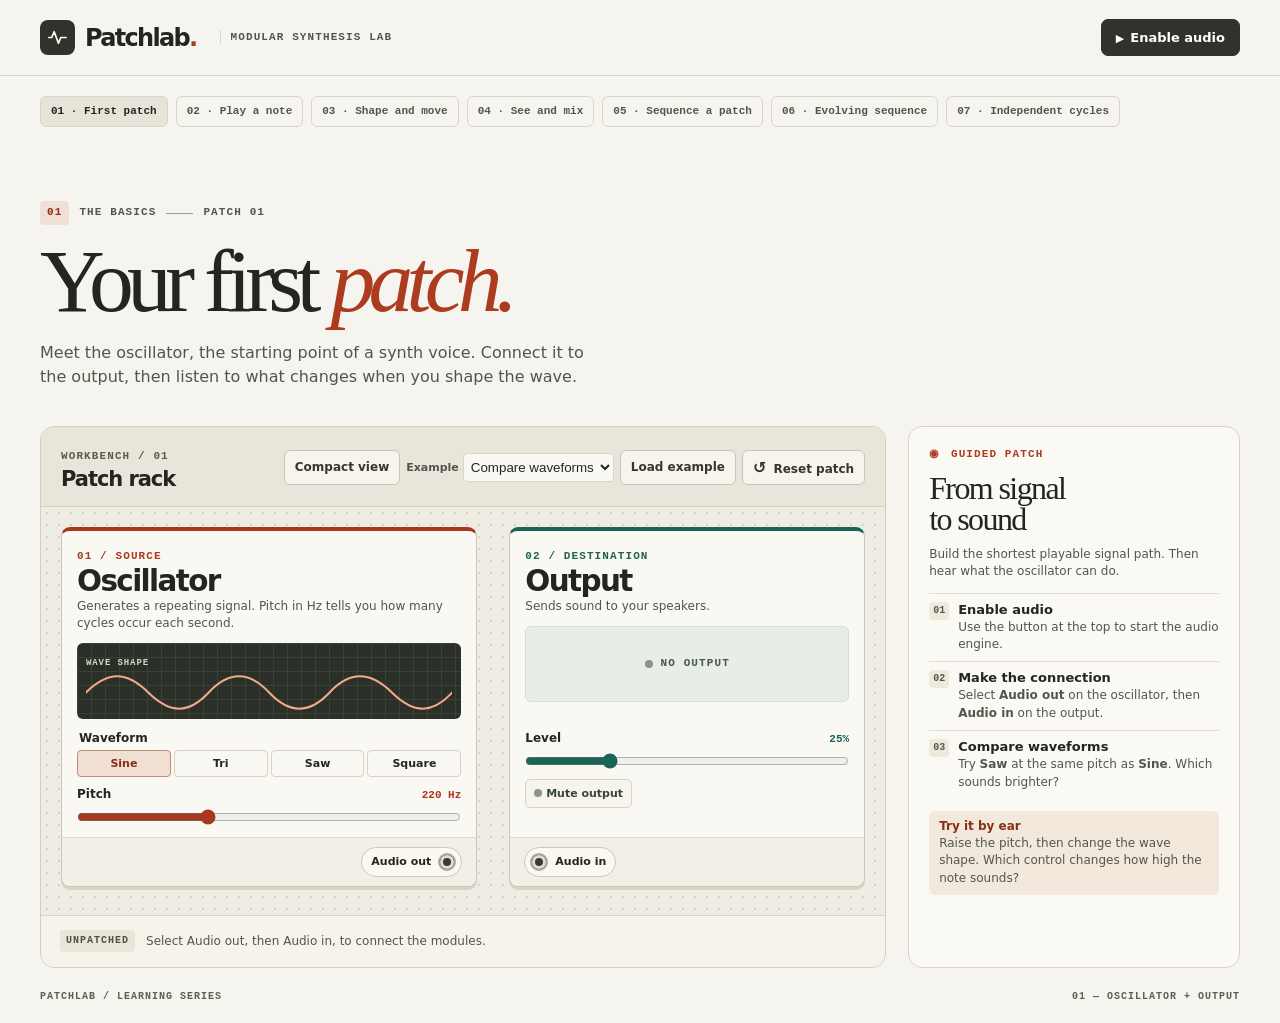
<file: index.html>
<!doctype html>
<html lang="en">
<head>
  <meta charset="utf-8">
  <meta name="viewport" content="width=device-width, initial-scale=1">
  <meta name="description" content="Learn modular synthesis by building your first patch, one cable at a time.">
  <meta name="theme-color" content="#f6f4ee">
  <title>Patchlab | Your first patch</title>
  <link rel="stylesheet" href="styles.css">
  <script type="module" src="app.js"></script>
  <script type="module" src="workspace-view.js"></script>
</head>
<body>
  <header class="topbar">
    <a class="brand" href="./" aria-label="Patchlab home">
      <span class="brand-mark" aria-hidden="true"><svg viewBox="0 0 24 24" fill="none"><path d="M3 12h3l2.5-6 4.5 12 2.5-6H21" stroke="currentColor" stroke-width="1.8" stroke-linecap="round" stroke-linejoin="round"/></svg></span>
      <span>Patchlab<span class="brand-dot">.</span></span>
    </a>
    <span class="edition"><i></i> MODULAR SYNTHESIS LAB</span>
    <button type="button" class="audio-toggle" id="enable-audio"><span class="audio-icon" aria-hidden="true">▶</span><span id="audio-label">Enable audio</span></button>
  </header>
  <main>
    <nav class="lesson-nav" aria-label="Lessons"><a href="./" aria-current="page">01 · First patch</a><a href="voice.html">02 · Play a note</a><a href="voice.html?lesson=3">03 · Shape and move</a><a href="voice.html?lesson=4">04 · See and mix</a><a href="voice.html?lesson=5">05 · Sequence a patch</a><a href="voice.html?lesson=6">06 · Evolving sequence</a><a href="voice.html?lesson=7">07 · Independent cycles</a></nav>
    <section class="intro" aria-labelledby="page-title">
      <div class="eyebrow"><span class="lesson-index">01</span> THE BASICS <span class="eyebrow-line"></span> PATCH 01</div>
      <h1 id="page-title">Your first <em>patch.</em></h1>
      <p>Meet the oscillator, the starting point of a synth voice. Connect it to the output, then listen to what changes when you shape the wave.</p>
    </section>

    <div class="workspace">
      <section class="rack" aria-labelledby="rack-title">
        <header class="rack-head">
          <div><span class="rack-kicker">WORKBENCH / 01</span><h2 id="rack-title">Patch rack</h2></div>
          <div class="rack-actions"><button type="button" class="reset" id="workspace-view" aria-pressed="false">Compact view</button>
            <label class="example-picker">Example <select id="first-example"></select></label>
            <button type="button" class="reset" id="load-first-example">Load example</button>
            <button type="button" class="reset" id="reset"><span aria-hidden="true">↺</span> Reset patch</button>
          </div>
        </header>
        <p class="rack-example-hint" id="first-example-hint" role="status" hidden></p>
        <div class="rack-bay" id="rack-bay">
          <article class="module oscillator" aria-labelledby="oscillator-title">
            <header class="module-head">
              <span class="module-index">01 / SOURCE</span>
              <h3 id="oscillator-title">Oscillator</h3>
              <p>Generates a repeating signal. Pitch in Hz tells you how many cycles occur each second.</p>
            </header>
            <div class="wave-screen" aria-hidden="true">
              <span>WAVE SHAPE</span>
              <svg viewBox="0 0 200 48" preserveAspectRatio="none"><path id="wave-shape" d=""/></svg>
            </div>
            <div class="module-controls">
              <fieldset class="wave-picker">
                <legend>Waveform</legend>
                <div class="wave-options">
                  <label><input name="waveform" type="radio" value="sine" checked><span>Sine</span></label>
                  <label><input name="waveform" type="radio" value="triangle"><span>Tri</span><span class="sr-only">angle</span></label>
                  <label><input name="waveform" type="radio" value="sawtooth"><span>Saw</span><span class="sr-only">tooth</span></label>
                  <label><input name="waveform" type="radio" value="square"><span>Square</span></label>
                </div>
              </fieldset>
              <div class="slider-control">
                <div><label for="pitch">Pitch</label><output id="pitch-value" for="pitch">220 Hz</output></div>
                <input id="pitch" type="range" min="0" max="36" value="12" aria-valuetext="220 Hz">
              </div>
            </div>
            <div class="port-strip">
              <button type="button" class="port" id="source-port" aria-pressed="false"><span class="jack" aria-hidden="true"></span><span>Audio out</span></button>
            </div>
          </article>
          <article class="module output" aria-labelledby="output-title">
            <header class="module-head">
              <span class="module-index">02 / DESTINATION</span>
              <h3 id="output-title">Output</h3>
              <p>Sends sound to your speakers.</p>
            </header>
            <div class="signal-panel" aria-hidden="true">
              <span class="signal-light"></span>
              <span id="signal-display">NO SIGNAL</span>
            </div>
            <div class="module-controls">
              <div class="slider-control">
                <div><label for="level">Level</label><output id="level-value" for="level">25%</output></div>
                <input id="level" type="range" min="0" max="100" value="25" aria-valuetext="25%">
              </div>
              <button type="button" class="mute" id="mute" aria-pressed="false"><span class="mute-light"></span> Mute output</button>
            </div>
            <div class="port-strip">
              <button type="button" class="port" id="input-port" aria-pressed="false"><span class="jack" aria-hidden="true"></span><span>Audio in</span></button>
            </div>
          </article>
          <svg class="cables" aria-hidden="true"><path id="cable-shadow"/><path id="cable"/></svg>
        </div>
        <footer class="rack-foot"><span class="patch-state" id="patch-state">UNPATCHED</span><p id="patch-message" role="status">Select Audio out, then Audio in, to connect the modules.</p></footer>
      </section>

      <aside class="lesson" aria-labelledby="lesson-title">
        <p class="lesson-kicker"><span aria-hidden="true">◉</span> GUIDED PATCH</p>
        <h2 id="lesson-title">From signal<br> to sound</h2>
        <p class="lesson-copy">Build the shortest playable signal path. Then hear what the oscillator can do.</p>
        <ol class="steps">
          <li id="step-audio"><span class="step-number" aria-hidden="true">01</span><div><h3>Enable audio</h3><p>Use the button at the top to start the audio engine.</p></div></li>
          <li id="step-patch"><span class="step-number" aria-hidden="true">02</span><div><h3>Make the connection</h3><p>Select <strong>Audio out</strong> on the oscillator, then <strong>Audio in</strong> on the output.</p></div></li>
          <li id="step-compare"><span class="step-number" aria-hidden="true">03</span><div><h3>Compare waveforms</h3><p>Try <strong>Saw</strong> at the same pitch as <strong>Sine</strong>. Which sounds brighter?</p></div></li>
        </ol>
        <div class="lesson-note"><strong>Try it by ear</strong><p>Raise the pitch, then change the wave shape. Which control changes how high the note sounds?</p></div>
      </aside>
    </div>
    <footer class="page-foot"><span>PATCHLAB / LEARNING SERIES</span><span>01 — OSCILLATOR + OUTPUT</span></footer>
  </main>
</body>
</html>
</file>
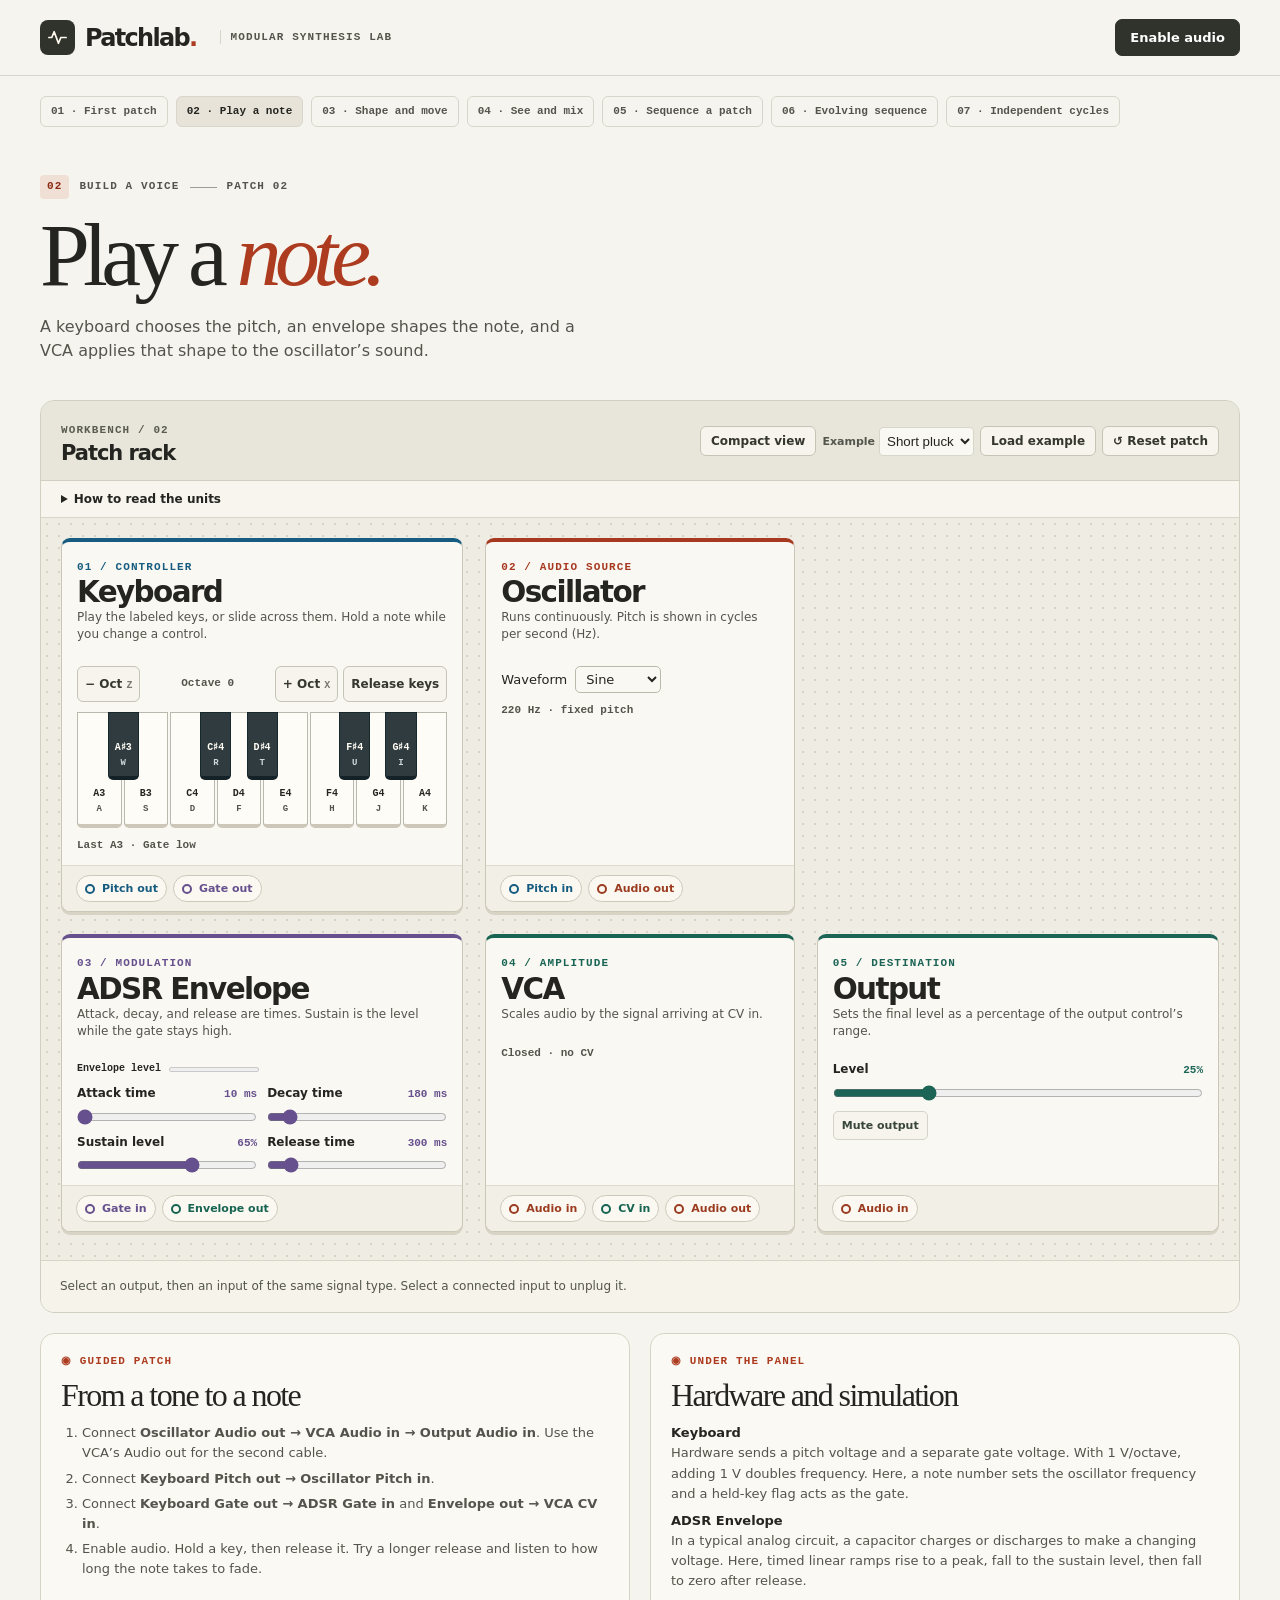
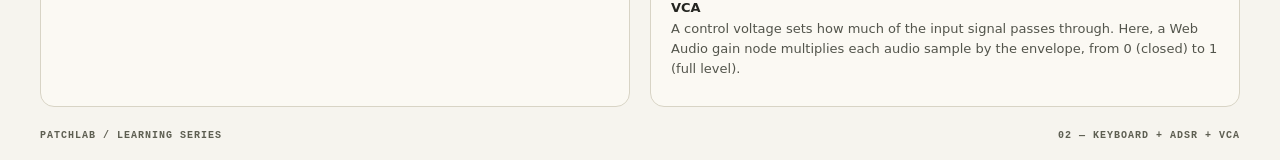
<file: voice.html>
<!doctype html>
<html lang="en">
<head>
  <meta charset="utf-8">
  <meta name="viewport" content="width=device-width, initial-scale=1">
  <meta name="description" content="Play a modular synth voice with a keyboard, envelope, and VCA.">
  <meta name="theme-color" content="#f6f4ee">
  <title>Patchlab | Play a note</title>
  <link rel="stylesheet" href="styles.css">
  <link rel="stylesheet" href="voice.css">
  <script type="module" src="voice.js"></script>
  <script type="module" src="workspace-view.js"></script>
</head>
<body>
  <header class="topbar">
    <a class="brand" href="./"><span class="brand-mark" aria-hidden="true"><svg viewBox="0 0 24 24" fill="none"><path d="M3 12h3l2.5-6 4.5 12 2.5-6H21" stroke="currentColor" stroke-width="1.8" stroke-linecap="round" stroke-linejoin="round"/></svg></span><span>Patchlab<span class="brand-dot">.</span></span></a>
    <span class="edition"><i></i> MODULAR SYNTHESIS LAB</span>
    <button class="audio-toggle" id="voice-audio" type="button">▶ Enable audio</button>
  </header>
  <main>
    <nav class="lesson-nav" aria-label="Lessons"><a href="./">01 · First patch</a><a href="voice.html" aria-current="page">02 · Play a note</a><a href="voice.html?lesson=3">03 · Shape and move</a><a href="voice.html?lesson=4">04 · See and mix</a><a href="voice.html?lesson=5">05 · Sequence a patch</a><a href="voice.html?lesson=6">06 · Evolving sequence</a><a href="voice.html?lesson=7">07 · Independent cycles</a></nav>
    <section class="intro voice-intro" aria-labelledby="voice-title">
      <div class="eyebrow" id="voice-eyebrow"><span class="lesson-index">02</span> BUILD A VOICE <span class="eyebrow-line"></span> PATCH 02</div>
      <h1 id="voice-title">Play a <em>note.</em></h1>
      <p id="voice-description">A keyboard chooses the pitch, an envelope shapes the note, and a VCA applies that shape to the oscillator’s sound.</p>
    </section>
    <section class="rack" aria-labelledby="rack-title">
      <header class="rack-head">
        <div><span class="rack-kicker" id="voice-workbench">WORKBENCH / 02</span><h2 id="rack-title">Patch rack</h2></div>
        <div class="rack-actions"><button type="button" class="reset" id="workspace-view" aria-pressed="false">Compact view</button><button type="button" class="reset" id="restore-layout" hidden>Restore layout</button><label class="example-picker" id="example-picker" hidden>Example <select id="voice-example"></select></label><button type="button" class="reset" id="voice-preset">Load example</button><button type="button" class="reset" id="voice-reset">↺ Reset patch</button></div>
      </header>
      <details class="unit-guide">
        <summary>How to read the units</summary>
        <dl>
          <dt>Hz · cycles per second</dt><dd>Oscillator pitch and LFO rate count repeating cycles. Filter cutoff uses Hz to mark a point in the frequency response. A 2 Hz LFO takes 500 ms per cycle.</dd>
          <dt>ms · milliseconds</dt><dd>1,000 ms is one second. Attack, decay, release, and keyboard glide measure how long a change takes. The scope window measures how much time fits across its screen.</dd>
          <dt>% · amount</dt><dd>Sustain is a percentage of the envelope peak. Depth and mixer levels scale signals. Output level is a percentage of its control range.</dd>
          <dt>dB and signal units</dt><dd>Resonance in dB is a filter setting. The scope’s vertical scale shows normalized signal values. On its screen, count divisions between peaks and multiply by ms/div to find a period. Divide 1,000 by that period in ms to get Hz.</dd>
        </dl>
      </details>
      <p class="rack-example-hint" id="rack-example-hint" hidden></p>
      <p class="rack-instructions" id="free-instructions" hidden>Tap two jacks to connect. Instruments keep their patch jacks in the rack; Edit modules and Edit sequence open floating editors. Drag an editor by its title or use − to collapse it while choosing the next jack. Sources scrolls separately. Output in stays in the black bar; tap it alone for listening settings. Tap any jack for its voltage meter.</p>
      <div class="rack-start" id="rack-start" hidden>
        <div><strong>Start with a patch</strong><p>Hear the example, or select two jacks to build your own.</p></div>
        <button type="button" class="reset" id="rack-example">Load example</button>
      </div>
      <div class="voice-bay" id="voice-bay">
        <article class="module keys-module">
          <header class="module-head"><span class="module-index">01 / CONTROLLER</span><h3>Keyboard</h3><p>Play the labeled keys, or slide across them. Hold a note while you change a control.</p></header>
          <div class="module-controls">
            <div class="keyboard-toolbar"><button type="button" class="reset" id="octave-down" aria-label="Octave down (Z)">− Oct <kbd>Z</kbd></button><output class="readout" id="octave-readout">Octave 0</output><button type="button" class="reset" id="octave-up" aria-label="Octave up (X)">+ Oct <kbd>X</kbd></button><button type="button" class="reset" id="release-keys" title="Release all held keys and sustain pedals">Release keys</button></div>
            <div class="piano" id="piano" role="group" aria-label="Play notes"></div>
            <p class="readout" id="keyboard-readout">Last A3 · Gate low</p>
          </div>
          <div class="port-strip"><button class="port" data-port="pitchOut" type="button" aria-pressed="false">Pitch out</button><button class="port" data-port="gateOut" type="button" aria-pressed="false">Gate out</button></div>
        </article>
        <article class="module oscillator">
          <header class="module-head"><span class="module-index">02 / AUDIO SOURCE</span><h3>Oscillator</h3><p>Runs continuously. Pitch is shown in cycles per second (Hz).</p></header>
          <div class="module-controls">
            <div id="oscillator-controls" class="voice-control"><label for="voice-wave">Waveform</label><select id="voice-wave"><option value="sine">Sine</option><option value="triangle">Triangle</option><option value="sawtooth">Saw</option><option value="square">Square</option></select></div>
            <p class="readout" id="voice-frequency">220 Hz · fixed pitch</p>
          </div>
          <div class="port-strip"><button class="port" data-port="pitchIn" type="button" aria-pressed="false">Pitch in</button><button class="port" data-port="oscOut" type="button" aria-pressed="false">Audio out</button></div>
        </article>
        <article class="module envelope-module">
          <header class="module-head"><span class="module-index">03 / MODULATION</span><h3>ADSR Envelope</h3><p>Attack, decay, and release are times. Sustain is the level while the gate stays high.</p></header>
          <div class="module-controls adsr-controls" id="adsr-controls">
            <div class="envelope-meter"><span>Envelope level</span><meter id="envelope-meter" min="0" max="1" value="0" aria-label="Envelope level"></meter><span id="envelope-gate" hidden>Gate low</span></div>
          </div>
          <div class="port-strip"><button class="port" data-port="gateIn" type="button" aria-pressed="false">Gate in</button><button class="port" data-port="envOut" type="button" aria-pressed="false">Envelope out</button></div>
        </article>
        <article class="module vca-module">
          <header class="module-head"><span class="module-index">04 / AMPLITUDE</span><h3>VCA</h3><p>Scales audio by the signal arriving at CV in.</p></header>
          <div class="module-controls"><p class="readout" id="vca-readout">Closed · no CV</p></div>
          <div class="port-strip"><button class="port" data-port="vcaIn" type="button" aria-pressed="false">Audio in</button><button class="port" data-port="cvIn" type="button" aria-pressed="false">CV in</button><button class="port" data-port="vcaOut" type="button" aria-pressed="false">Audio out</button></div>
        </article>
        <article class="module output">
          <header class="module-head"><span class="module-index">05 / DESTINATION</span><h3>Output</h3><p>Sets the final level as a percentage of the output control’s range.</p></header>
          <div class="module-controls">
            <div class="slider-control"><div><label for="voice-level">Level</label><output id="voice-level-value" for="voice-level">25%</output></div><input id="voice-level" type="range" min="0" max="100" value="25" aria-valuetext="25%"></div>
            <button type="button" class="mute" id="voice-mute" aria-pressed="false">Mute output</button>
          </div>
          <div class="port-strip"><button class="port" data-port="audioIn" type="button" aria-pressed="false">Audio in</button></div>
        </article>
        <svg class="cables" id="voice-cables" aria-hidden="true"></svg>
      </div>
      <footer class="rack-foot"><p id="voice-status" role="status">Select an output, then an input of the same signal type. Select a connected input to unplug it.</p></footer>
      <details class="cable-list" id="cable-panel" open hidden><summary>Cables <span id="cable-count">0</span></summary><ul id="cable-list"></ul></details>
    </section>
    <div class="voice-guide" id="voice-guide">
      <section class="lesson" aria-labelledby="voice-lesson">
        <p class="lesson-kicker">◉ GUIDED PATCH</p><h2 id="voice-lesson">From a tone to a note</h2>
        <ol class="voice-steps">
          <li>Connect <strong>Oscillator Audio out → VCA Audio in → Output Audio in</strong>. Use the VCA’s Audio out for the second cable.</li>
          <li>Connect <strong>Keyboard Pitch out → Oscillator Pitch in</strong>.</li>
          <li>Connect <strong>Keyboard Gate out → ADSR Gate in</strong> and <strong>Envelope out → VCA CV in</strong>.</li>
          <li>Enable audio. Hold a key, then release it. Try a longer release and listen to how long the note takes to fade.</li>
        </ol>
      </section>
      <section class="lesson" aria-labelledby="voice-theory">
        <p class="lesson-kicker">◉ UNDER THE PANEL</p><h2 id="voice-theory">Hardware and simulation</h2>
        <dl class="voice-theory">
          <dt>Keyboard</dt><dd>Hardware sends a pitch voltage and a separate gate voltage. With 1 V/octave, adding 1 V doubles frequency. Here, a note number sets the oscillator frequency and a held-key flag acts as the gate.</dd>
          <dt>ADSR Envelope</dt><dd>In a typical analog circuit, a capacitor charges or discharges to make a changing voltage. Here, timed linear ramps rise to a peak, fall to the sustain level, then fall to zero after release.</dd>
          <dt>VCA</dt><dd>A control voltage sets how much of the input signal passes through. Here, a Web Audio gain node multiplies each audio sample by the envelope, from 0 (closed) to 1 (full level).</dd>
        </dl>
      </section>
    </div>
    <footer class="page-foot"><span>PATCHLAB / LEARNING SERIES</span><span id="voice-edition">02 — KEYBOARD + ADSR + VCA</span></footer>
  </main>
  <template id="modulation-modules">
    <article class="module filter-module">
      <header class="module-head"><span class="module-index">06 / TONE</span><h3>Low-pass filter</h3><p>Cutoff is the frequency where the response starts to roll off. Resonance shapes the response near cutoff.</p></header>
      <div class="module-controls" id="filter-controls"></div>
      <div class="port-strip"><button class="port" data-port="filterIn" type="button" aria-pressed="false">Audio in</button><button class="port" data-port="cutoffIn" type="button" aria-pressed="false">Cutoff CV in</button><button class="port" data-port="filterOut" type="button" aria-pressed="false">Audio out</button></div>
    </article>
    <article class="module lfo-module">
      <header class="module-head"><span class="module-index">07 / CYCLIC CV</span><h3>LFO</h3><p>Rate is cycles per second. The readout also shows how long one cycle lasts.</p></header>
      <div class="module-controls" id="lfo-controls">
        <div class="voice-control"><label for="lfoShape">Shape</label><select id="lfoShape"><option value="sine">Sine</option><option value="triangle">Triangle</option></select></div>
      </div>
      <div class="port-strip"><button class="port" data-port="lfoOut" type="button" aria-pressed="false">CV out</button></div>
    </article>
    <article class="module attenuator-module">
      <header class="module-head"><span class="module-index">08 / CV LEVEL</span><h3>Attenuator</h3><p>Depth is the percentage of the incoming signal that passes through.</p></header>
      <div class="module-controls" id="attenuator-controls"></div>
      <div class="port-strip"><button class="port" data-port="attenIn" type="button" aria-pressed="false">CV in</button><button class="port" data-port="attenOut" type="button" aria-pressed="false">CV out</button></div>
    </article>
  </template>
  <template id="modulation-guide">
    <section class="lesson">
      <p class="lesson-kicker">◉ GUIDED PATCH</p><h2>Make the tone move</h2>
      <ol class="voice-steps">
        <li>Load <strong>Repeating filter sweep</strong>, enable audio, and hold a note. The sound runs from <strong>Oscillator → Low-pass filter → VCA → Output</strong>.</li>
        <li>The example routes <strong>LFO → Attenuator → Cutoff CV in</strong>. Set Depth to 0% and sweep Cutoff by hand, then raise Depth and listen for the repeating sweep.</li>
        <li>Remove the cutoff cable from the cable list and connect Attenuator CV out to <strong>Oscillator Pitch CV in</strong>. Keep Depth low for subtle vibrato.</li>
        <li>For a sweep that follows each note, connect <strong>Envelope out → Cutoff CV in</strong>. The same envelope can still control the VCA.</li>
      </ol>
    </section>
    <section class="lesson">
      <p class="lesson-kicker">◉ UNDER THE PANEL</p><h2>Hardware and simulation</h2>
      <dl class="voice-theory">
        <dt>Low-pass filter</dt><dd>Analog filter stages store energy and respond less to fast changes. Patchlab uses a digital two-pole filter. Resonance changes the response around cutoff.</dd>
        <dt>LFO</dt><dd>A slow oscillator repeatedly varies a control voltage. Patchlab uses a sine or triangle oscillator whose normalized output swings between −1 and +1.</dd>
        <dt>Attenuator</dt><dd>A voltage divider can pass a fraction of its input voltage. Patchlab multiplies the control signal by Depth, so 25% gives a quarter of the pitch or cutoff excursion.</dd>
      </dl>
    </section>
  </template>
  <template id="studio-modules">
    <article class="module scope-module">
      <header class="module-head"><span class="module-index">09 / MEASURE</span><h3>Scope</h3><p>See two signals on the same time axis.</p></header>
      <div class="module-controls">
        <canvas id="scope-screen" class="scope-screen" width="520" height="170" aria-label="Waveform traces for channels A and B"></canvas>
        <p class="readout" id="scope-scale">25 ms across · 3.13 ms/div</p><p class="readout" id="scope-range-readout">Vertical range ±1 signal units</p>
        <p class="readout" id="scope-readout">A · Unpatched / B · Unpatched</p>
        <div class="voice-control"><label for="scopeWindow">Time window</label><select id="scopeWindow"><option value="5">5 ms</option><option value="25">25 ms</option><option value="100">100 ms</option><option value="250">250 ms</option></select>
        <label for="scopeRange">Vertical range</label><select id="scopeRange"><option value="1">±1</option><option value="2">±2</option><option value="5">±5</option></select></div>
      </div>
      <div class="port-strip"><button class="port" data-port="scopeInA" type="button">Scope A in</button><button class="port" data-port="scopeInB" type="button">Scope B in</button><button class="port" data-port="scopeThruA" type="button">Thru A</button><button class="port" data-port="scopeThruB" type="button">Thru B</button></div>
    </article>
    <article class="module mixer-module">
      <header class="module-head"><span class="module-index">10 / SUM</span><h3>Mixer</h3><p>Each level is the percentage of its input added to the mix.</p></header>
      <div class="module-controls" id="mixer-controls"></div>
      <div class="port-strip"><button class="port" data-port="mixInA" type="button">A in</button><button class="port" data-port="mixInB" type="button">B in</button><button class="port" data-port="mixInC" type="button">C in</button><button class="port" data-port="mixInD" type="button">D in</button><button class="port" data-port="mixOut" type="button">Mix out</button></div>
    </article>
    <article class="module noise-module">
      <header class="module-head"><span class="module-index">11 / AUDIO SOURCE</span><h3>Noise</h3><p>White noise has energy spread across the audible spectrum.</p></header>
      <div class="module-controls"><p class="readout">White and low-pass noise · continuous</p></div>
      <div class="port-strip"><button class="port" data-port="noiseOut" type="button">White out</button><button class="port" data-port="darkNoiseOut" type="button">Dark out</button></div>
    </article>
  </template>
  <template id="studio-keyboard">
    <details class="keyboard-settings">
      <summary>Performance and MIDI</summary>
      <div class="voice-control"><label for="octave">Octave</label><select id="octave"><option value="-2">−2</option><option value="-1">−1</option><option value="0">0</option><option value="1">+1</option><option value="2">+2</option></select>
        <label for="priority">Priority</label><select id="priority"><option value="last">Last</option><option value="high">High</option><option value="low">Low</option></select></div>
      <div class="voice-control"><label><input type="checkbox" id="retrigger"> Retrigger</label><label><input type="checkbox" id="invertGate"> Invert gate</label></div>
      <div class="voice-control"><label><input type="checkbox" id="volumeVelocity" checked> Velocity → volume CV</label><label><input type="checkbox" id="controllerVelocity"> Velocity → controller CV</label></div>
      <div id="performance-sliders"></div>
      <div class="voice-control"><button type="button" class="reset" id="enable-midi">Connect MIDI</button><span id="midi-status" role="status">On-screen and computer keys ready.</span></div>
      <div class="voice-control"><label for="midiChannel">MIDI channel</label><input type="number" id="midiChannel" min="1" max="16" value="1">
        <label for="ccNumber">Controller CC</label><input type="number" id="ccNumber" min="0" max="127" value="1">
        <label for="referenceNote">0 V MIDI note</label><input type="number" id="referenceNote" min="0" max="127" value="57"></div>
    </details>
  </template>
  <template id="studio-guide">
    <section class="lesson">
      <p class="lesson-kicker">◉ GUIDED PATCH</p><h2>See the signal, hear the mix</h2>
      <ol class="voice-steps">
        <li>Load <strong>Oscillator and noise blend</strong> and enable audio. Hold a note and turn the mixer’s B level up to blend noise into the oscillator.</li>
        <li>Channel A on the Scope shows the mix. Channel B shows the envelope. Switch to 250 ms to see more of the envelope as you press and release.</li>
        <li>Turn A down to make a noise-only hit. Try a shorter release.</li>
        <li>Open the Keyboard’s Performance and MIDI panel. Compare two overlapping notes with Glide at 0 and 300 ms. Unplug the envelope from VCA CV in, then patch Velocity × Volume out to that input to hear its effect by itself.</li>
      </ol>
    </section>
    <section class="lesson">
      <p class="lesson-kicker">◉ UNDER THE PANEL</p><h2>Hardware and simulation</h2>
      <dl class="voice-theory">
        <dt>Scope</dt><dd>An oscilloscope plots voltage over time. Patchlab draws samples from two Web Audio analysers, including slow signals and steady voltage.</dd>
        <dt>Mixer</dt><dd>A summing circuit combines scaled voltages. Patchlab scales each input and adds the four sample streams.</dd>
        <dt>Noise</dt><dd>Analog noise can come from electrical fluctuations in a semiconductor. Patchlab loops a four-second buffer of independent random samples.</dd>
        <dt>Keyboard interface</dt><dd>Modeled on the Doepfer A-190-2. Its MIDI messages become separate pitch, gate, bend, velocity × volume, and controller signals.</dd>
      </dl>
    </section>
  </template>
  <template id="rhythm-modules">
    <article class="module clock-module">
      <header class="module-head"><span class="module-index">12 / TIMING SOURCE</span><h3>Clock</h3><p>Generates repeating pulses. BPM sets the beat, and division sets pulses per beat.</p></header>
      <div class="module-controls" id="clock-controls">
        <div class="voice-control"><button type="button" class="reset" id="clock-transport">Play clock</button><label for="division">Pulse division</label>
          <select id="division"><option value="1">Quarter notes</option><option value="2">Eighth notes</option><option value="4">Sixteenth notes</option></select></div>
        <p class="readout" id="clock-interval"></p>
      </div>
      <div class="port-strip"><button class="port" data-port="clockOut" type="button">Clock out</button></div>
    </article>
    <article class="module sequencer-module">
      <header class="module-head"><span class="module-index">13 / PITCH + GATE</span><h3>Sequencer</h3><p>Each incoming pulse advances one step. Turn Gate off to make a rest.</p></header>
      <div class="module-controls">
        <div id="sequencer-steps"></div>
      </div>
      <div class="port-strip"><button class="port" data-port="seqClockIn" type="button">Clock in</button><button class="port" data-port="seqResetIn" type="button">Reset in</button><button class="port" data-port="seqPitchOut" type="button">Pitch out</button><button class="port" data-port="seqGateOut" type="button">Gate out</button></div>
    </article>
  </template>
  <template id="patch-shelf-template">
    <details class="patch-shelf" id="patch-shelf">
      <summary>Save and open patches</summary>
      <div class="patch-shelf-controls">
        <form id="save-patch"><label for="patch-name">Patch name</label><input id="patch-name" maxlength="48" required placeholder="My patch"><button type="submit" class="reset">Save patch</button></form>
        <div><label for="saved-patches">Saved patches</label><select id="saved-patches"><option value="">No saved patches</option></select><button type="button" class="reset" id="open-patch" disabled>Open patch</button></div>
      </div>
      <div class="patch-file-controls"><button type="button" class="reset" id="export-patch">Export current patch</button><label>Import patch file <input id="import-patch" type="file" accept=".json,.patchlab.json,application/json"></label></div>
      <p class="readout" id="patch-storage-status" role="status">Save keeps a copy in this browser. Export keeps a portable backup. Import opens a patch for this lesson with audio and clock off.</p>
    </details>
  </template>
  <template id="rhythm-guide">
    <section class="lesson">
      <p class="lesson-kicker">◉ GUIDED PATCH</p><h2>Turn a patch into a pattern</h2>
      <ol class="voice-steps">
        <li>Load <strong>Play keys over a bassline</strong>, select <strong>Enable audio</strong>, then press <strong>Play clock</strong>. Hold a keyboard key over the sequence. Each part has its own oscillator, ADSR, and VCA; Mixer A is bass and B is keyboard. Choose <strong>Sixteen-step call and response</strong> to build a longer phrase.</li>
        <li>Turn some gates off to change the bass rhythm. Change Keyboard envelope Release while holding a key, then release it. The bass envelope keeps its short release.</li>
        <li>Try a slower tempo or switch from eighth to quarter notes. The time between steps is shown on the Clock.</li>
        <li>Open the Sequencer’s <strong>Patterns · Save and switch</strong>. Name and save a phrase, edit steps 9–16, then save a variation. Load either pattern at the end of the loop. Use <strong>Save and open patches</strong> to keep the complete rack and pattern library.</li>
      </ol>
    </section>
    <section class="lesson">
      <p class="lesson-kicker">◉ UNDER THE PANEL</p><h2>Clock, pitch, and gate</h2>
      <dl class="voice-theory">
        <dt>Clock</dt><dd>Hardware clocks put out regular voltage pulses. Patchlab generates the pulses on the browser’s audio clock.</dd>
        <dt>Sequencer</dt><dd>Each rising edge advances a counter. The selected step sets a pitch voltage and determines whether the clock pulse passes through as a gate.</dd>
      </dl>
    </section>
  </template>
  <template id="evolving-modules">
    <article class="module divider-module">
      <header class="module-head"><span class="module-index">14 / RHYTHM</span><h3>Clock Divider</h3><p>Passes one pulse every N clock pulses.</p></header>
      <div class="module-controls"><div class="voice-control">
        <label for="dividerRatio">Divide by</label>
        <select id="dividerRatio"><option value="2">2</option><option value="3">3</option><option value="4">4</option><option value="8">8</option></select>
      </div></div>
      <div class="port-strip"><button class="port" data-port="dividerIn" type="button">Clock in</button><button class="port" data-port="dividerOut" type="button">Divided out</button></div>
    </article>
    <article class="module accent-module">
      <header class="module-head"><span class="module-index">15 / PERCUSSION</span><h3>Accent</h3><p>A trigger opens the audio path, which fades over the decay time.</p></header>
      <div class="module-controls" id="accent-controls"></div>
      <div class="port-strip"><button class="port" data-port="accentIn" type="button">Audio in</button><button class="port" data-port="accentTriggerIn" type="button">Trigger in</button><button class="port" data-port="accentOut" type="button">Audio out</button></div>
    </article>
  </template>
  <template id="evolving-guide">
    <section class="lesson">
      <p class="lesson-kicker">◉ GUIDED PATCH</p><h2>Keep the clock running</h2>
      <ol class="voice-steps">
        <li>Load <strong>Lead over an evolving groove</strong>, enable audio, and press <strong>Play clock</strong>. Hold a keyboard key over the bass and divided noise accents. Mixer A is bass, B is percussion, and C is keyboard. Choose <strong>Evolving groove</strong> to focus on bass and accents alone.</li>
        <li>Turn <strong>Attenuator Depth</strong> down to 0% to hear a fixed cutoff, then restore it to 25%.</li>
        <li>Turn <strong>Mixer B</strong> down to 0% to hear just the bassline, then restore it to 30%. Change <strong>Divide by</strong> from 4 to 3 and listen to the accent shift against the eight steps.</li>
        <li>Change Keyboard envelope Release and compare it with the original ADSR: only the played lead changes. Try <strong>Pitched percussion</strong> or <strong>Clock the sequencer through a divider</strong> for separate rhythm experiments.</li>
      </ol>
    </section>
    <section class="lesson">
      <p class="lesson-kicker">◉ SIGNAL PATHS</p><h2>One clock, two rhythms</h2>
      <dl class="voice-theory">
        <dt>Tone</dt><dd>Clock → Sequencer. Oscillator → Filter → VCA → Mixer A. LFO → Attenuator → Filter Cutoff CV.</dd>
        <dt>Accent</dt><dd>Clock → Clock Divider → Accent Trigger in. White Noise → Accent Audio in → Mixer B.</dd>
        <dt>Compare</dt><dd>Scope A shows the Clock and B shows the divided pulses. The clock and note pattern continue as you change the two branches.</dd>
      </dl>
    </section>
  </template>
</body>
</html>
</file>
<file: styles.css>
:root {
  color-scheme: light;
  font-family: system-ui, sans-serif;
  background: #f6f4ee;
  color: #242520;
  --paper: #f6f4ee;
  --ink: #242520;
  --secondary: #53554c;
  --line: #d8d6ca;
  --orange: #ac3b1f;
  --teal: #15594d;
  --mono: ui-monospace, "SFMono-Regular", Consolas, monospace;
}
*, *::before, *::after { box-sizing: border-box; }
body { margin: 0; }
button, input { font: inherit; }
button { cursor: pointer; }
button:focus-visible, a:focus-visible, input:focus-visible, label:has(input:focus-visible) {
  outline: 3px solid #1a695b;
  outline-offset: 4px;
}
button[aria-disabled="true"] { cursor: default; }
.topbar {
  min-height: 76px; border-bottom: 1px solid var(--line);
  display: flex; gap: 23px; align-items: center;
  padding: 12px max(24px, calc((100vw - 1200px) / 2));
}
.brand { display: inline-flex; gap: 10px; align-items: center; color: var(--ink); text-decoration: none; font-size: 24px; font-weight: 800; letter-spacing: -.07em; }
.brand-mark { display: grid; place-items: center; width: 35px; height: 35px; border-radius: 8px; color: #fff9ef; background: #30332b; }
.brand-mark svg { width: 23px; }
.brand-dot { color: var(--orange); }
.edition, .eyebrow, .rack-kicker, .module-index, .wave-screen > span, .signal-panel, .patch-state, .lesson-kicker, .page-foot {
  font: 700 11px/1.4 var(--mono); letter-spacing: .10em;
}
.edition { color: var(--secondary); white-space: nowrap; display: flex; align-items: center; gap: 10px; }
.edition i { display: inline-block; width: 1px; height: 14px; background: var(--line); }
.audio-toggle { margin-left: auto; border: 1px solid #30332b; border-radius: 7px; background: #30332b; color: white; padding: 10px 14px; font-weight: 700; font-size: 13px; white-space: nowrap; }
.audio-toggle[data-state="ready"] { color: #164e42; background: #e5eee5; border-color: #a6bdb0; }
.audio-icon { margin-right: 6px; font-size: 11px; }
main { width: min(1200px, calc(100% - 48px)); margin-inline: auto; }
.intro { padding: clamp(38px, 6vw, 74px) 0 36px; }
.eyebrow { color: var(--secondary); display: flex; align-items: center; gap: 10px; }
.lesson-index { padding: 4px 7px; background: #f0dfd4; color: #8c2b15; border-radius: 4px; }
.eyebrow-line { width: 27px; height: 1px; background: #9d9c90; }
h1 { font: 400 clamp(3rem, 7vw, 6.1rem)/.98 Georgia, serif; letter-spacing: -.075em; margin: 12px 0 16px; }
h1 em { color: var(--orange); }
.intro > p { max-width: 565px; color: var(--secondary); margin: 0; font-size: 16px; line-height: 1.55; }
.workspace { display: grid; grid-template-columns: minmax(0, 2.55fr) minmax(255px, 1fr); gap: 22px; align-items: stretch; }
.rack { border: 1px solid #d1cfc1; border-radius: 14px; background: #eeece3; overflow: hidden; }
.rack-head { padding: 17px 20px 15px; display: flex; justify-content: space-between; align-items: center; gap: 8px; background: #e8e6db; border-bottom: 1px solid #d1cfc1; }
.rack-kicker { color: #5a5c50; }
.rack-actions { display: flex; gap: 6px; flex-wrap: wrap; justify-content: end; }
.example-picker { display: inline-flex; align-items: center; gap: 4px; color: var(--secondary); font-size: 11px; font-weight: 700; }
.example-picker[hidden], .rack-example-hint[hidden] { display: none; }
.example-picker select { min-width: 0; max-width: 190px; padding: 5px 3px; background: #faf8f2; border: 1px solid var(--line); border-radius: 4px; color: var(--ink); }
.rack-example-hint { margin: 0; padding: 8px 18px; border-bottom: 1px solid var(--line); background: #f7ecd9; color: #493823; font-size: 12px; }
  .docked-rack .rack-head { flex-wrap: wrap; }
.rack-head h2 { font-size: 21px; letter-spacing: -.05em; margin: 2px 0 0; }
.reset { background: #f6f4ec; color: #35362d; border: 1px solid #c6c4b7; border-radius: 6px; padding: 7px 10px; font-size: 12px; font-weight: 650; white-space: nowrap; }
.reset span { font-size: 16px; margin-right: 3px; }
.rack-bay { display: grid; grid-template-columns: 1.17fr 1fr; gap: 32px; position: relative; padding: 20px 20px 28px; background-image: radial-gradient(#d6d3c6 1px, transparent 1px); background-size: 12px 12px; }
.module { --accent: #a63920; --tint: #f1dfd4; background: #faf8f2; border: 1px solid #cbc7b8; border-top: 4px solid var(--accent); border-radius: 9px; min-width: 0; display: flex; flex-direction: column; box-shadow: 0 3px 0 #d7d3c5; }
.output { --accent: #1b6456; --tint: #e1ede5; }
.module-head { padding: 13px 15px 11px; }
.module-index { color: var(--accent); }
.module-head h3 { font-size: clamp(21px, 2.3vw, 31px); letter-spacing: -.055em; margin: 2px 0; }
.module-head p { color: var(--secondary); font-size: 12px; margin: 0; line-height: 1.4; }
.wave-screen, .signal-panel { margin: 0 15px; border-radius: 6px; height: 76px; }
.wave-screen { background-color: #2a3028; background-image: linear-gradient(#384138 1px, transparent 1px), linear-gradient(90deg, #384138 1px, transparent 1px); background-size: 14px 14px; padding: 7px 9px 4px; color: #d3dac9; }
.wave-screen > span { font-size: 9px; }
.wave-screen svg { display: block; width: 100%; height: 47px; }
.wave-screen path { fill: none; stroke: #f2a98b; stroke-width: 2px; stroke-linecap: round; stroke-linejoin: round; vector-effect: non-scaling-stroke; }
.signal-panel { background: #e8ede5; border: 1px solid #d6dfd4; color: #43584c; display: flex; align-items: center; justify-content: center; gap: 8px; text-align: center; }
.signal-light, .mute-light { width: 8px; height: 8px; background: #89968b; border-radius: 50%; display: inline-block; }
.output[data-sounding="true"] .signal-light { background: #176c56; box-shadow: 0 0 0 4px #c6decf; }
.module-controls { padding: 12px 15px; flex: 1; display: grid; align-content: center; gap: 10px; }
.wave-picker { min-width: 0; margin: 0; padding: 0; border: 0; }
.wave-picker legend, .slider-control label { font-size: 12px; font-weight: 750; }
.wave-options { margin-top: 5px; display: grid; grid-template-columns: repeat(4, minmax(0, 1fr)); gap: 3px; }
.wave-options label { position: relative; padding: 6px 2px; border: 1px solid #d6d2c5; border-radius: 4px; text-align: center; font-size: 11px; font-weight: 650; cursor: pointer; }
.wave-options label:has(input:checked) { background: var(--tint); border-color: #c18d78; color: #862b16; }
.wave-options input, .sr-only { position: absolute; width: 1px; height: 1px; padding: 0; margin: -1px; overflow: hidden; clip-path: inset(50%); white-space: nowrap; border: 0; }
.slider-control > div { display: flex; justify-content: space-between; align-items: baseline; gap: 6px; }
.slider-control output { font: 700 11px/1.4 var(--mono); color: var(--accent); }
.slider-control input { width: 100%; margin: 6px 0 0; display: block; accent-color: var(--accent); }
.mute { padding: 7px 8px; justify-self: start; background: #f6f4ed; color: #38453b; border: 1px solid #d4d3c7; border-radius: 5px; font-size: 11px; font-weight: 700; }
.mute[aria-pressed="true"] { background: #f2e2d9; color: #8c301a; border-color: #d0a18e; }
.mute[aria-pressed="true"] .mute-light { background: #a63920; }
.port-strip { padding: 9px 14px; border-top: 1px solid #dedbd0; background: #f2efe6; border-radius: 0 0 8px 8px; display: flex; }
.oscillator .port-strip { justify-content: end; }
.port { position: relative; z-index: 2; border: 1px solid #ccc9ba; background: #faf8f1; color: var(--ink); border-radius: 20px; display: flex; align-items: center; gap: 7px; padding: 5px 9px 5px 5px; font-size: 11px; font-weight: 750; }
.oscillator .port { flex-direction: row-reverse; padding: 5px 5px 5px 9px; }
.port:hover, .port[aria-pressed="true"] { border-color: var(--accent); background: var(--tint); }
.jack { width: 18px; height: 18px; border: 2px solid #aca99a; border-radius: 50%; background: #393a31; box-shadow: inset 0 0 0 3px #e2ded2; }
.port[aria-pressed="true"] .jack { border-color: var(--accent); box-shadow: inset 0 0 0 3px var(--tint); background: var(--accent); }
.cables { position: absolute; inset: 0; width: 100%; height: 100%; pointer-events: none; z-index: 1; overflow: visible; fill: none; stroke-linecap: round; }
#cable-shadow { stroke: #743322; stroke-width: 5px; }
#cable { stroke: #e48462; stroke-width: 2.5px; }
.rack-foot { display: flex; align-items: center; gap: 11px; min-height: 52px; padding: 10px 19px; border-top: 1px solid #d7d3c6; background: #f6f3ea; }
.patch-state { flex-shrink: 0; border-radius: 4px; background: #e9e5d8; color: #4d5043; font-size: 10px; padding: 4px 6px; }
.patch-state[data-patched="true"] { background: #deebe1; color: #15594d; }
.rack-foot p { color: var(--secondary); margin: 0; font-size: 12px; line-height: 1.4; }
.lesson { padding: 20px; background: #fbf9f3; border: 1px solid #d8d4c5; border-radius: 14px; }
.lesson-kicker { color: var(--orange); margin: 0; }
.lesson-kicker span { margin-right: 3px; }
.lesson h2 { font: 400 32px/.99 Georgia, serif; letter-spacing: -.05em; margin: 10px 0; }
.lesson-copy, .steps p, .lesson-note p { margin: 0; color: var(--secondary); font-size: 12px; line-height: 1.45; }
.steps { list-style: none; padding: 0; margin: 12px 0; }
.steps li { display: flex; gap: 9px; padding: 8px 0; border-top: 1px solid #e1ddd0; }
.step-number { align-self: flex-start; padding: 3px 4px; border-radius: 4px; font: 700 10px/1.2 var(--mono); background: #ede9dd; color: #58574c; }
.steps li[data-done="true"] .step-number { background: #e1ece2; color: #15594d; }
.steps h3 { margin: 0 0 2px; font-size: 13px; }
.lesson-note { background: #f2e8dc; border-radius: 6px; padding: 8px 10px; font-size: 12px; }
.lesson-note strong { display: block; margin-bottom: 2px; color: #873018; }
.page-foot { display: flex; justify-content: space-between; color: #5d5e51; margin: 22px 0; font-size: 10px; gap: 10px; }
@media (max-width: 860px) { .workspace { grid-template-columns: minmax(0, 1fr); } .lesson h2 br { display: none; } }
@media (max-width: 520px) {
  .topbar { padding-inline: 14px; }
  .edition { display: none; }
  main { width: calc(100% - 28px); }
  .rack-bay { grid-template-columns: minmax(0, 1fr); gap: 20px; padding-inline: 14px; padding-bottom: 18px; }
  .oscillator .port-strip, .output .port-strip { justify-content: end; }
  .rack-foot, .rack-head { padding-inline: 14px; }
}

.lesson-nav { display: flex; flex-wrap: wrap; gap: 8px; padding-top: 20px; }
.lesson-nav a { padding: 7px 10px; border: 1px solid var(--line); border-radius: 6px; color: var(--secondary); font: 700 11px/1.4 var(--mono); text-decoration: none; }
.lesson-nav a:hover, .lesson-nav [aria-current="page"] { background: #e7e3d8; color: var(--ink); }

/* Prevent iOS text selection from interrupting taps and held notes. */
.rack button, .rack summary, .rack .piano, .rack .port-strip, .rack .wave-options, .jack-popovers button {
  -webkit-user-select: none;
  user-select: none;
  -webkit-touch-callout: none;
}
.rack button:not(.note-key), .rack summary, .rack .wave-options label, .jack-popovers button {
  touch-action: manipulation;
}

.module-info { position: relative; margin: 0; }
.module-info summary { cursor: help; list-style: none; }
.module-info summary::-webkit-details-marker { display: none; }
.module-info summary h3 { display: inline; }
.module-info > p { display: none; position: absolute; z-index: 8; top: 100%; inset-inline: 0; padding: 8px; background: #30362d; color: #fff; border-radius: 5px; pointer-events: none; }
.module-info[open] > p { display: block; }
@media (hover: hover) { .module-info:hover > p, .module-info:focus-within > p { display: block; } }

@media (max-width: 540px) {
  .rack-head { flex-wrap: wrap; }
  .rack-actions { justify-content: start; }
}

/* The compact view changes presentation only: controls, patching and sound stay live. */
.compact-view .intro, .compact-view .voice-guide, .compact-view .workspace > .lesson,
.compact-view .unit-guide, .compact-view .rack-instructions,
.compact-view .module-head > p, .compact-view .module-index { display: none; }
.compact-view .workspace { grid-template-columns: minmax(0, 1fr); }
.compact-view .rack { margin-top: 16px; }
.compact-view .module-head { padding: 9px 12px 4px; }
.compact-view .module-head h3 { font-size: 21px; }
.compact-view .module-controls { padding: 10px 12px; }
.compact-view .module-info > p { display: none; }
.compact-view .module-info[open] > p { display: block; }
#workspace-view[aria-pressed="true"] { background: #dce9db; color: #243e29; }
</file>
<file: voice.css>
.voice-intro { padding-top: clamp(24px, 4vw, 48px); }
.voice-bay { display: grid; grid-template-columns: 1.3fr 1fr 1.3fr; gap: 22px; padding: 20px 20px 28px; position: relative; background-image: radial-gradient(#d6d3c6 1px, transparent 1px); background-size: 12px 12px; }
.voice-bay .port-strip { gap: 6px; flex-wrap: wrap; justify-content: start; }
.voice-bay .port { padding: 6px 8px; flex-direction: row; }
.voice-bay .port::before { content: ''; width: 10px; height: 10px; border-radius: 50%; border: 2px solid currentColor; }
.voice-bay .port[data-kind="audio"] { color: #9b3c20; }
.voice-bay .port[data-kind="pitch"] { color: #165c80; }
.voice-bay .port[data-kind="gate"] { color: #66508d; }
.voice-bay .port[data-kind="cv"] { color: #176452; }
.voice-bay .port[data-linked="true"]::before, .voice-bay .port[aria-pressed="true"]::before { background: currentColor; }
.voice-bay .port[aria-pressed="true"] { outline: 2px solid currentColor; outline-offset: 2px; }
.voice-bay .keys-module { --accent: #165c80; --tint: #e0eaf1; }
.voice-bay .envelope-module { --accent: #66508d; --tint: #ece6f3; grid-row: 2; }
.voice-bay .vca-module { --accent: #176452; --tint: #e1ede5; grid-row: 2; }
.voice-bay .output { grid-row: 2; }
.voice-bay .oscillator { grid-column: 2; }
.voice-bay .keys-module { grid-column: 1; }
.voice-bay .module-controls { align-content: start; }
.voice-bay .port-strip { margin-top: auto; }
.voice-cable { stroke-width: 3; opacity: .78; }
.voice-cable[data-kind="audio"] { stroke: #bc5032; }
.voice-cable[data-kind="pitch"] { stroke: #256e95; }
.voice-cable[data-kind="gate"] { stroke: #755ca0; stroke-dasharray: 5 4; }
.voice-cable[data-kind="cv"] { stroke: #25816c; stroke-dasharray: 3 4; }
.keyboard-toolbar { display: flex; align-items: center; gap: 5px; flex-wrap: wrap; }
.keyboard-toolbar button { min-height: 36px; padding: 5px 7px; }
.keyboard-toolbar output { margin-inline: auto; }
.keyboard-toolbar kbd { font-size: 10px; opacity: .65; }
.piano { position: relative; display: grid; grid-template-columns: repeat(8, minmax(0, 1fr)); gap: 2px; min-width: 0; touch-action: none; }
.note-key { grid-row: 1; grid-column: calc(var(--key-position) + 1); display: flex; flex-direction: column; justify-content: end; align-items: center; padding: 8px 1px; min-height: 116px; border: 1px solid #bbb9ad; border-bottom: 4px solid #ccc7b9; border-radius: 0 0 5px 5px; color: #242520; background: #fefcf7; font: 700 10px/1.3 var(--mono); touch-action: none; }
.note-key kbd { display: block; margin-top: 4px; color: #53554c; font-size: 9px; }
.note-key.black-key { grid-column: auto; grid-row: auto; position: absolute; top: 0; left: calc(var(--key-position) * 12.5% - max(12px, 4.2%)); width: max(24px, 8.4%); min-height: 68px; padding-bottom: 6px; z-index: 1; color: #fffdf4; background: #303b40; border-color: #17272e; border-bottom-color: #142228; }
.note-key.black-key kbd { color: #cad8dd; }
.note-key[data-held="true"] { box-shadow: inset 0 0 0 2px #709db7; }
.note-key[data-active="true"] { background: #cee5f1; border-color: #165c80; }
.note-key.black-key[data-active="true"] { background: #165c80; }
.patch-file-controls { display: flex; flex-wrap: wrap; align-items: center; gap: 10px; margin: 10px 0; }
.patch-file-controls label { display: flex; flex-wrap: wrap; align-items: center; gap: 8px; }
.patch-file-controls input { max-width: 100%; min-width: 0; font: inherit; }
.patch-file-controls input::file-selector-button { padding: 9px; border: 1px solid var(--line); border-radius: 5px; background: #faf8f2; color: var(--ink); }
.readout { margin: 0; font: 650 11px/1.45 var(--mono); color: var(--secondary); }
.voice-control { display: flex; align-items: center; flex-wrap: wrap; gap: 8px; font-size: 13px; }
.voice-control select { color: var(--ink); background: #faf8f2; border: 1px solid #bdb9aa; border-radius: 5px; padding: 4px 6px; font: inherit; }
.adsr-controls { grid-template-columns: 1fr 1fr; }
.envelope-meter { grid-column: 1 / -1; display: flex; align-items: center; gap: 8px; font: 650 10px/1.4 var(--mono); }
.envelope-meter meter { width: 90px; }
.voice-guide { display: grid; grid-template-columns: 1fr 1fr; gap: 20px; margin-top: 20px; }
.voice-steps, .voice-theory { margin: 12px 0 0; font-size: 13px; line-height: 1.55; color: var(--secondary); }
.voice-steps { padding-left: 21px; }
.voice-steps li + li { margin-top: 5px; }
.voice-theory dt { color: var(--ink); font-weight: 750; }
.voice-theory dd { margin: 0 0 7px; }
@media (max-width: 800px) {
  .voice-bay { grid-template-columns: repeat(2, minmax(0, 1fr)); }
  .voice-bay .output { grid-row: auto; }
}
@media (max-width: 540px) {
  .voice-bay, .voice-guide { grid-template-columns: minmax(0, 1fr); }
  .voice-bay { padding-inline: 12px; }
  .voice-bay .module { grid-row: auto; grid-column: auto; }
}

.modulation-bay .module { grid-row: auto; grid-column: auto; }
.modulation-bay .filter-module { --accent: #87551c; --tint: #f1e5d2; }
.modulation-bay .lfo-module { --accent: #6b4380; --tint: #efe3f3; }
.modulation-bay .attenuator-module { --accent: #315e56; --tint: #e3ede8; }

.rack-instructions { padding: 10px 20px; margin: 0; font-size: 12px; color: var(--secondary); border-bottom: 1px solid var(--line); }
.modulation-bay { align-items: start; }
.module-actions { display: flex; flex-wrap: wrap; gap: 4px; align-items: center; margin-bottom: 6px; }
.module-actions button { color: var(--ink); font-size: 11px; background: #faf8f2; border: 1px solid var(--line); border-radius: 4px; padding: 3px 6px; }
.module-actions button[aria-disabled="true"] { opacity: .45; }
.module-handle { color: var(--secondary); font-size: 17px; padding: 0 4px; cursor: grab; }
.module-collapsed .module-controls, .module-collapsed .module-head p { display: none; }
.voice-cable[data-cross-type="true"] { stroke-dasharray: 7 4; }
.voice-cable[data-inert="true"] { stroke: #676761; stroke-dasharray: 2 5; }
.cable-list { border-top: 1px solid var(--line); padding: 10px 20px; background: #faf8f2; font-size: 12px; }
.cable-list summary { cursor: pointer; font-weight: 750; }
.cable-list ul { padding: 0; margin: 8px 0 0; list-style: none; }
.cable-list li { display: flex; justify-content: space-between; align-items: center; gap: 8px; padding: 6px 0; border-top: 1px solid var(--line); }
.cable-list small { display: block; color: var(--secondary); margin-top: 2px; }

.envelope-meter { flex-wrap: wrap; }

.modulation-bay .scope-module { --accent: #315d46; --tint: #e2ebdf; }
.modulation-bay .mixer-module { --accent: #80521c; --tint: #f3e9d3; }
.modulation-bay .noise-module { --accent: #54597a; --tint: #e7e7f0; }
.scope-screen { width: 100%; height: auto; border-radius: 5px; }
.keyboard-settings { font-size: 12px; }
.keyboard-settings summary { cursor: pointer; font-weight: 700; }
.keyboard-settings .voice-control { margin-top: 8px; }
.keyboard-settings input[type="number"] { width: 4.2em; }
#performance-sliders { display: grid; grid-template-columns: repeat(2, minmax(0, 1fr)); gap: 6px; margin-top: 8px; }

.docked-rack { position: relative; overflow: visible; }
.docked-rack .rack-head { border-radius: 13px 13px 0 0; }
.docked-rack { container-type: inline-size; }
.rack-docks {
  position: sticky; top: 0; z-index: 5;
  background: #30362d; padding: 7px 12px; color: #f8f5e9;
}
.rack-dock-tabs { display: flex; flex-wrap: wrap; align-items: center; gap: 6px; }
.dock-toggle {
  background: #f5f1e6; border: 1px solid #c9c5b8; color: var(--ink);
  min-height: 40px; padding: 7px 10px; border-radius: 5px; font-size: 13px; font-weight: 750;
}
.dock-toggle span { color: #4d654f; }
.dock-toggle[aria-expanded="true"] { background: #dce9db; }
.dock-toggle:focus-visible, .rack-patch-selection button:focus-visible { outline-color: #f0bf88; }
.rack-jump { color: #f8f5e9; background: transparent; border-color: #a4ac9c; }
.rack-jump span { color: #e0e8da; }
.rack-patch-selection {
  display: flex; gap: 8px; align-items: center; justify-content: space-between;
  padding-top: 6px; font-size: 12px; line-height: 1.35;
}
.rack-patch-selection[hidden], .rack-section[hidden] { display: none; }
.rack-patch-selection button { background: #f5f1e6; border: 0; border-radius: 4px; padding: 5px 8px; color: var(--ink); }
.rack-workspace {
  display: grid; grid-template-columns: minmax(0, 1fr); grid-template-rows: minmax(0, 1fr);
  grid-template-areas: "main"; height: max(300px, calc(100dvh - var(--rack-toolbar-offset, 9rem) - 24px));
  min-width: 0;
}
.rack-workspace.has-open-sources {
  grid-template-rows: minmax(110px, .34fr) minmax(0, .66fr); grid-template-areas: "sources" "main";
}
.rack-main { grid-area: main; min-width: 0; min-height: 0; overflow: auto; scrollbar-gutter: stable; }
.rack-main:focus-visible, .rack-section[data-rack-viewport]:focus-visible { outline: 2px solid #80521c; outline-offset: -3px; }
.rack-section[data-rack-viewport] { min-height: 0; overflow: auto; overscroll-behavior-y: contain; scrollbar-gutter: stable; }
.rack-section { min-width: 0; background: #e9e7dd; border-bottom: 1px solid var(--line); }
.rack-section[data-side="left"] { grid-area: sources; }
.rack-section[data-side="top"] .dock-modules { background: none; }
.rack-section[data-side="top"] .module-controls { display: flex; flex-wrap: wrap; align-items: center; }
.rack-section[data-side="top"] .slider-control { flex: 1 1 160px; }
.rack-section, .rack-main > .voice-bay { scroll-margin-top: 7rem; }
.rack-main > .voice-bay {
  min-width: 0; align-content: start;
  grid-template-columns: repeat(auto-fit, minmax(min(100%, 230px), 1fr));
}
.dock-heading { margin: 0; padding: 11px 12px; font: 700 11px/1.4 var(--mono); text-transform: uppercase; color: var(--secondary); }
.rack-section .dock-modules { grid-template-columns: minmax(0, 1fr); gap: 10px; padding: 0 10px 12px; }
@container (min-width: 660px) {
  .rack-workspace.has-open-sources {
    grid-template-columns: minmax(245px, .7fr) minmax(0, 1.3fr);
    grid-template-rows: minmax(0, 1fr); grid-template-areas: "sources main";
  }
  .rack-section[data-side="left"] { border-right: 1px solid var(--line); }
}
.docked-rack .modulation-bay > .module { position: relative; z-index: 2; }
.docked-rack .port[data-linked="true"]:not([data-count="1"])::after {
  content: attr(data-count); border-radius: 4px; padding: 0 3px; background: #e7e3d9;
  color: var(--ink); font: 700 10px/1.4 var(--mono);
}
.docked-rack .cable-hit { stroke: transparent; stroke-width: 20; pointer-events: stroke; touch-action: manipulation; cursor: pointer; }
.docked-rack .voice-cable { pointer-events: none; }
.docked-rack .cable-hit:hover + .voice-cable { opacity: 1; stroke-width: 5; }
.docked-rack .cable-list { position: relative; z-index: 2; border-radius: 0 0 13px 13px; }

.docked-rack .cables { touch-action: manipulation; }

.unit-guide { padding: 9px 20px; background: #f7f5ed; border-bottom: 1px solid var(--line); color: var(--secondary); font-size: 12px; line-height: 1.5; }
.unit-guide summary { cursor: pointer; color: var(--ink); font-weight: 750; }
.unit-guide dl { display: grid; grid-template-columns: max-content minmax(0, 1fr); gap: 6px 14px; margin: 8px 0 2px; }
.unit-guide dt { color: var(--ink); font-weight: 650; }
.unit-guide dd { margin: 0; }
.slider-control output { text-align: right; }
@media (max-width: 540px) {
  .unit-guide { padding-inline: 12px; }
  .unit-guide dl { grid-template-columns: minmax(0, 1fr); }
  .unit-guide dd { margin-bottom: 5px; }
}

.rack-tools, .rack-quick-controls { display: flex; flex-wrap: wrap; gap: 5px; }
.rack-tools { padding-top: 6px; }
.rack-console { display: flex; flex-wrap: wrap; align-items: center; justify-content: space-between; gap: 6px; margin-top: 7px; padding-top: 6px; border-top: 1px solid #566251; }
.rack-quick-controls { align-items: center; flex: 1 1 auto; }
.rack-output-port { margin-left: auto; }
.rack-tools button, .rack-quick-controls button { border: 1px solid #798575; background: transparent; color: #f8f5e9; border-radius: 4px; padding: 5px 8px; font-size: 12px; }
.rack-tools button[aria-disabled="true"], .rack-quick-controls button[aria-disabled="true"]:not([data-active="true"]) { opacity: .68; }
.rack-quick-controls button { min-height: 36px; border-color: #a8c0b5; background: #dcece3; color: #1d382f; font-weight: 750; }
.rack-quick-controls button[data-active="true"] { border-color: #a7cba5; background: #465d44; color: #fff; }
.rack-output-port .port { min-height: 36px; color: #9b3c20; font-size: 12px; }
.rack-output-port .port::before { content: ''; width: 10px; height: 10px; border: 2px solid currentColor; border-radius: 50%; }
.rack-output-port .port[data-linked="true"]::before, .rack-output-port .port[aria-pressed="true"]::before { background: currentColor; }
.rack-output-port .port[aria-pressed="true"] { outline: 2px solid #f0bf88; }
.rack-tools button:focus-visible, .rack-quick-controls button:focus-visible, .rack-output-port .port:focus-visible { outline-color: #f0bf88; }
.rack-start { display: flex; align-items: center; justify-content: space-between; gap: 10px; padding: 10px 18px; background: #edf2e6; border-bottom: 1px solid var(--line); font-size: 13px; }
.rack-start[hidden] { display: none; }
.rack-start p { margin: 2px 0 0; color: var(--secondary); }
.rack-section, .rack-main > .voice-bay, .cable-list { scroll-margin-top: 9rem; }
.docked-rack .port[data-match="true"] { border-color: currentColor; box-shadow: inset 0 0 0 1px currentColor; }

.modulation-bay .clock-module { --accent: #39578a; --tint: #e2e9f4; }
.modulation-bay .sequencer-module { --accent: #80521c; --tint: #f0e6d5; grid-column: 1 / -1; container-type: inline-size; }
.sequencer-steps { display: grid; grid-template-columns: repeat(4, minmax(0, 1fr)); gap: 6px; }
@container (min-width: 630px) {
  .sequencer-steps { grid-template-columns: repeat(8, minmax(0, 1fr)); }
}
.sequence-step { display: grid; grid-template-columns: minmax(0, 1fr); gap: 4px; padding: 4px; border: 1px solid var(--line); border-radius: 6px; font-size: 12px; }
.sequence-step[aria-current="step"] { border-color: #80521c; background: #f0e6d5; }
.sequence-step select, .sequence-step button { min-width: 0; min-height: 32px; background: #faf8f2; color: var(--ink); border: 1px solid var(--line); border-radius: 4px; }
.sequence-step button { padding-inline: 2px; }
.sequence-step button[aria-pressed="true"] { background: #dde8d7; border-color: #9ba993; }
.patch-shelf { padding: 10px 18px; background: #f2f0e6; border-bottom: 1px solid var(--line); scroll-margin-top: 10rem; }
.patch-shelf summary { cursor: pointer; font-weight: 750; font-size: 13px; }
.patch-shelf-controls { display: flex; flex-wrap: wrap; gap: 10px 18px; margin: 8px 0; }
.patch-shelf-controls > * { display: flex; flex-wrap: wrap; align-items: center; gap: 5px; font-size: 12px; }
.patch-shelf-controls input, .patch-shelf-controls select { min-width: 0; max-width: 100%; border: 1px solid var(--line); border-radius: 4px; padding: 6px; background: #faf8f2; color: var(--ink); }

.docked-rack .cable-focus-layer { z-index: 4; pointer-events: none; }
.docked-rack .cable-focus-layer .voice-cable { opacity: .43; stroke-width: 4; pointer-events: none; }
.docked-rack .cable-focus-layer .voice-cable[data-inert="true"] { opacity: .35; }
.rack-section, .rack-main > .voice-bay, .cable-list, .patch-shelf { scroll-margin-top: var(--rack-toolbar-offset, 9rem); }
.jack-popovers { position: fixed; inset: 0; z-index: 30; pointer-events: none; }
.rack-jack-meter {
  position: absolute; width: min(calc(100vw - 16px), 250px); padding: 5px 8px 6px;
  border: 1px solid #9ca996; border-radius: 6px; background: #252c25ec; box-shadow: 0 4px 12px #1b211b30;
  font-size: 11px; color: #f8f5e9; pointer-events: none;
}
.rack-jack-meter[hidden] { display: none; }
.rack-jack-meter[data-pinned="true"] { border-color: #efd3a0; }
.jack-meter-head { display: grid; grid-template-columns: minmax(0, 1fr) auto; gap: 2px 6px; align-items: start; }
.jack-meter-head strong { overflow-wrap: anywhere; }
.jack-meter-head output { grid-row: 2; font: 700 11px/1.3 var(--mono); color: #f6dfbc; }
.jack-meter-head button { grid-column: 2; grid-row: 1 / 3; pointer-events: auto; min-height: 32px; padding: 3px 7px; border: 1px solid #a6b7a0; border-radius: 4px; background: #344335; color: inherit; font-size: 11px; }
.jack-meter-head button[aria-pressed="true"] { background: #5f5139; border-color: #efd3a0; }
.jack-meter-head button:focus-visible { outline-color: #f0bf88; }
.jack-track { position: relative; height: 9px; margin: 4px 0; border-radius: 3px; background: #50614e; }
.jack-fill { position: absolute; inset-block: 0; background: #a4d7a1; border-radius: 2px; }
.jack-track[data-over="true"] .jack-fill { background: #ffb17b; }
.jack-zero { position: absolute; inset-block: -2px; border-left: 1px solid #f6f1e4; }
.jack-scale { display: flex; justify-content: space-between; gap: 5px; font: 650 10px/1.3 var(--mono); color: #d9e1d4; }

.jack-track[data-over="true"] { outline: 1px solid #ffb17b; }

@media (max-width: 540px) {
  .rack-quick-controls { order: 1; flex-basis: 100%; }
}

.simulation-status { position: relative; flex: 0 0 8px; height: 8px; background: #a1aa9d; border-radius: 50%; }
.simulation-status[data-state="running"] { background: #9de68b; }
.simulation-status[data-state="paused"] { background: #f0bf88; }
.simulation-status > span { position: absolute; width: 1px; height: 1px; overflow: hidden; clip-path: inset(50%); white-space: nowrap; }
.rack-history { display: inline-flex; margin-left: auto; padding-top: 6px; }
.rack-history button { border: 1px solid #798575; border-radius: 4px; background: transparent; color: #f8f5e9; padding: 6px 8px; font-size: 12px; }
.rack-history button[aria-disabled="true"] { opacity: .65; }
.rack-tools { display: inline-flex; }
.rack-history { float: right; }
.module-handle { touch-action: none; }
.module[data-drop-target="true"] { outline: 2px dashed var(--accent); outline-offset: 3px; }
.module-collapsed .module-info[open] > p { display: block; }
@media (hover: hover) { .module-collapsed .module-info:hover > p { display: block; } }

.modulation-bay .divider-module { --accent: #604389; --tint: #ebe3f4; }
.modulation-bay .accent-module { --accent: #8c4c26; --tint: #f1e5d7; }

.instance-name { margin-top: 7px; font-size: 12px; }
.instance-name summary { cursor: pointer; font-weight: 650; }
.instance-name label { display: block; margin-top: 6px; }
.instance-name input { width: 100%; margin-top: 3px; padding: 7px; min-width: 0; border: 1px solid var(--line); border-radius: 5px; background: #fffdf7; color: var(--ink); font: inherit; }
.instance-module .module-head h3 { overflow-wrap: anywhere; }
.instance-module .module-actions button { min-height: 30px; }
.instance-module .sequencer-steps { grid-column: 1 / -1; }
#oscillator-controls .slider-control { width: 100%; }
.module-shelf select { max-width: 100%; min-height: 36px; }

.midi-map-grid { display: grid; grid-template-columns: repeat(2, minmax(0, 1fr)); gap: 6px 14px; margin-top: 10px; }
.midi-map-grid > div { display: flex; flex-wrap: wrap; gap: 6px; align-items: center; padding-block: 5px; border-top: 1px solid var(--line); font-size: 12px; }
.midi-map-grid span { color: var(--secondary); }
.midi-map-grid button { margin-left: auto; }
.midi-map-grid button[aria-pressed="true"] { background: #dce9db; }
.sequencer-midi select { max-width: 100%; }
@media (max-width: 540px) { .midi-map-grid { grid-template-columns: minmax(0, 1fr); } }

.module[data-controller-selected="true"] { outline: 2px solid #3d8269; outline-offset: 3px; }
.controller-select { min-height: 30px; width: 92px; flex: 0 0 92px; }
.controller-select[hidden] { display: none; }
.controller-select[aria-pressed="true"] { background: #dcece3; color: #1d382f; }
.controller-module-map { position: fixed; z-index: 35; width: min(340px, calc(100vw - 16px)); max-height: calc(100dvh - 16px); overflow: auto; box-sizing: border-box; padding: 9px; border: 1px solid #9cae9a; border-radius: 7px; background: #e8efe5ed; box-shadow: 0 5px 20px #1a2a2433; color: #253b2e; font: 650 11px/1.4 var(--mono); pointer-events: none; }
.controller-module-map[hidden] { display: none; }
.controller-overlay-head { display: flex; align-items: center; gap: 6px; }
.controller-overlay-head strong { margin-right: auto; overflow-wrap: anywhere; }
.controller-overlay-head button { pointer-events: auto; min-height: 32px; padding: 4px 7px; background: #f8fbf3; color: #253b2e; border: 1px solid #a4b5a0; border-radius: 4px; font: inherit; cursor: pointer; }
.controller-overlay-head button:focus-visible { outline: 2px solid #3d8269; }
.controller-chips { display: grid; grid-template-columns: repeat(2, minmax(0, 1fr)); gap: 3px 7px; margin-top: 6px; }
.controller-chips span { overflow-wrap: anywhere; padding: 2px 4px; border: 1px solid #c7d4c1; border-radius: 3px; }
.controller-chips span[data-assigned="false"] { display: none; }
.module-assignments select { min-width: 0; max-width: 100%; flex: 1 1 150px; padding: 6px; }
.controller-hardware { margin-top: 12px; }
.controller-hardware > summary { padding-block: 8px; }

/* Instrument patch cards stay in layout; module editors float separately. */
.instrument-tabs { display: flex; flex-wrap: wrap; gap: 6px; }
.instrument-tabs:empty { display: none; }
.instrument-tabs .dock-toggle { max-width: 240px; overflow-wrap: anywhere; }
.instrument-panels { min-width: 0; display: grid; gap: 8px; padding: 8px; }
.instrument-panels[hidden] { display: none; }
.instrument-head { display: flex; flex-wrap: wrap; align-items: center; gap: 6px; padding: 10px; }
.instrument-head .dock-heading { flex: 1 1 180px; padding: 0; overflow-wrap: anywhere; }
.instrument-tools { flex-basis: 100%; font-size: 12px; }
.instrument-tools summary { cursor: pointer; padding: 7px 0; }
.instrument-tools small { display: block; margin: 4px 0 8px; }
.instrument-tools button { margin: 0 8px 8px 0; }
.instrument-choice { display: flex; align-items: center; gap: 8px; padding: 7px; min-height: 40px; font-size: 13px; }
.instrument-choice input { width: 18px; height: 18px; flex: 0 0 auto; }
.instrument-choices { display: grid; grid-template-columns: repeat(auto-fit, minmax(min(100%, 190px), 1fr)); gap: 3px; border: 1px solid var(--line); border-radius: 6px; margin: 10px 0; }
.instrument-shelf input[type="text"] { max-width: 100%; }
.instrument-member-actions { display: inline-flex; gap: 4px; }
.instrument-member-actions button { min-width: 40px; min-height: 40px; }
.instrument-head > button, .instrument-tools button { min-height: 40px; }
.module[data-instrument-id] .module-handle { display: none; }
.sequence-editor { min-width: 0; grid-column: 1 / -1; }
.sequence-pages, .sequence-length { display: flex; flex-wrap: wrap; gap: 6px; align-items: center; margin-bottom: 10px; }
.sequence-pages button { min-height: 38px; }
.sequence-pages button[aria-pressed="true"] { background: #efe1c8; border-color: #80521c; }
.sequence-follow { display: inline-flex; align-items: center; gap: 6px; font-size: 12px; }
.sequence-follow input { width: 18px; height: 18px; }
.sequence-overview { display: grid; grid-template-columns: repeat(16, minmax(0, 1fr)); gap: 3px; margin-bottom: 12px; }
.sequence-overview button { padding: 7px 0; min-width: 0; font: 700 10px/1.4 var(--mono); color: var(--ink); background: #ece8de; border: 1px solid #cbc5b6; border-radius: 3px; }
.sequence-overview button[data-gate="true"] { background: #e3dcc8; }
.sequence-overview button[aria-current="step"] { background: #80521c; color: #fffaf1; border-color: #80521c; }
.sequence-overview button[data-outside-loop="true"], .sequence-step[data-outside-loop="true"] { opacity: .45; }
.sequence-step[hidden] { display: none; }
.sequence-readout { line-height: 1.6; overflow-wrap: anywhere; }
.sequence-patterns { margin-top: 12px; padding-top: 10px; border-top: 1px solid var(--line); font-size: 12px; }
.sequence-patterns summary { padding: 6px 0; cursor: pointer; font-weight: 750; }
.sequence-patterns p { line-height: 1.5; }
.sequence-patterns button { min-height: 38px; }
.sequence-patterns button[hidden] { display: none; }
.sequence-patterns input, .sequence-patterns select { max-width: 100%; }

.rack-main .rack-section, .rack-main .voice-bay, .rack-section[data-rack-viewport] .module { scroll-margin-top: 8px; }
.orbit-panel { padding:12px 18px; background:#15231f; color:#f4ecd8; }
.orbit-panel summary { cursor:pointer; font-weight:750; }
.orbit-panel p { font-size:13px; line-height:1.5; }
.orbit-panel canvas { display:block; width:min(100%,400px); margin:auto; touch-action:manipulation; }
.orbit-track-list { display:grid; grid-template-columns:repeat(auto-fit,minmax(220px,1fr)); gap:8px; }
.orbit-track-list > div { display:flex; flex-wrap:wrap; gap:8px; align-items:center; font-size:12px; }
.orbit-track-list button { min-height:40px; }
.sequence-page-choices { display:flex; flex-wrap:wrap; gap:4px; }
.sequence-overview { grid-template-columns:repeat(16,minmax(0,1fr)); max-height:150px; overflow:auto; }
.instrument-ports { flex-basis:100%; display:flex; flex-wrap:wrap; gap:6px; }
.instrument-ports .port { min-height:40px; padding:6px 10px; }
.instrument-ports .port::before { content:''; width:10px; height:10px; border:2px solid currentColor; border-radius:50%; }
.instrument-ports .port[data-kind="gate"] { color:#66508d; }
.instrument-ports .port[data-kind="pitch"] { color:#165c80; }
.instrument-ports .port[data-kind="audio"] { color:#9b3c20; }
.instrument-ports .port[data-linked="true"]::before { background:currentColor; }
.instrument-ports .port[aria-pressed="true"] { outline:2px solid currentColor; }

/* Editing floats above the workspace; patch interfaces keep their rack positions. */
.rack-editor-host { position: fixed; inset: 0; z-index: 20; pointer-events: none; }
.rack-editor { position: fixed; display: flex; flex-direction: column; width: min(680px, calc(100vw - 16px)); box-sizing: border-box; border: 1px solid var(--rack-color, #6e7568); border-radius: 9px; background: var(--rack-tint, #f1eee3); color: var(--ink); box-shadow: 0 10px 36px #111b233d; pointer-events: auto; overflow: hidden; }
.rack-editor[hidden], .rack-editor-body[hidden] { display: none; }
.rack-editor.is-collapsed { width: min(340px, calc(100vw - 16px)); }
.rack-editor[data-kind="orbit"] { width: min(480px, calc(100vw - 16px)); }
.rack-editor-head { display: flex; align-items: center; gap: 6px; padding: 7px 9px; min-height: 44px; box-sizing: border-box; flex: 0 0 auto; border-bottom: 1px solid #0002; cursor: grab; touch-action: none; user-select: none; -webkit-user-select: none; }
.rack-editor-head:active { cursor: grabbing; }
.rack-editor-head strong { margin-right: auto; font-size: 14px; overflow: hidden; white-space: nowrap; text-overflow: ellipsis; }
.rack-editor-head button { flex: 0 0 auto; min-width: 36px; min-height: 36px; border: 1px solid #0003; border-radius: 5px; background: #fff8; color: inherit; font: 700 20px/1 var(--mono); cursor: pointer; touch-action: manipulation; }
.rack-editor-head:focus-visible, .rack-editor-head button:focus-visible { outline: 2px solid var(--rack-color, #56745c); outline-offset: -3px; }
.rack-editor-body { overflow: auto; overscroll-behavior: contain; min-height: 0; padding: 12px; scrollbar-gutter: stable; }
.rack-editor-body > [hidden] { display: none; }
.rack-editor .instrument-shelf { margin: 0; padding: 0; border: 0; }
.rack-editor .instrument-shelf > summary { display: none; }
.rack-editor .instrument-modules { grid-template-columns: minmax(0, 1fr); padding: 10px 0 0; gap: 12px; background: none; }
.instrument-panel, .instrument-tabs .dock-toggle { background: var(--rack-tint, #eeeade); border-color: var(--rack-color, #6e7568); }
.instrument-panel { border-left: 5px solid var(--rack-color, #6e7568); }
.instrument-tabs .dock-toggle[aria-expanded="true"] { box-shadow: inset 0 0 0 2px var(--rack-color, #6e7568); }
.instrument-editor-tools { display: flex; flex-wrap: wrap; gap: 6px; align-items: start; }
.instrument-editor-tools .instrument-tools { flex: 1 1 220px; }
.instrument-editor-tools .instrument-tools summary { padding: 9px 6px; }
.instrument-editor-tools > button { min-height: 40px; }
.module[data-instrument-id], .module[data-sequence-colored] { background: var(--rack-tint, var(--paper)); }
.sequence-launcher { grid-column: 1 / -1; justify-self: start; min-height: 40px; background: var(--rack-tint, #f0e6d5); border-color: var(--rack-color, #80521c); }
.sequence-compact-status { grid-column: 1 / -1; min-height: 1.6em; margin: 0; overflow: hidden; white-space: nowrap; text-overflow: ellipsis; }
.rack-editor .sequence-editor { container-type: inline-size; }
.rack-editor .sequence-readout { min-height: 3.2em; }
.rack-editor .sequence-overview button[aria-current="step"] { background: var(--rack-color, #80521c); border-color: var(--rack-color, #80521c); }
.rack-editor .sequence-step[aria-current="step"] { border-color: var(--rack-color, #80521c); box-shadow: inset 0 0 0 1px var(--rack-color, #80521c); }
.rack-editor .orbit-panel { margin: -12px; padding: 12px; }
.rack-editor .orbit-panel h3 { margin: 0; font-size: 16px; }
.orbit-track-list { grid-template-columns: minmax(0, 1fr); }
.orbit-track-list > div { display: grid; grid-template-columns: minmax(0,1fr) auto; gap: 6px; padding: 8px; border-radius: 6px; background: var(--rack-tint, #e6ebdf); color: #242b24; border-left: 4px solid var(--rack-color, #657d76); }
.orbit-track-list strong { overflow: hidden; white-space: nowrap; text-overflow: ellipsis; }
.orbit-track-list span { grid-column: 1 / -1; min-height: 1.5em; overflow: hidden; white-space: nowrap; text-overflow: ellipsis; font-variant-numeric: tabular-nums; }
.rack-patch-selection { height: 36px; box-sizing: border-box; }
.rack-patch-selection[hidden] { display: flex; visibility: hidden; pointer-events: none; }
.rack-patch-selection span { min-width: 0; overflow: hidden; text-overflow: ellipsis; white-space: nowrap; }
.rack-patch-selection button { flex: 0 0 auto; }
/* The highlighted cord remains translucent above editors and never intercepts a jack. */
.cable-focus-layer.floating-cable-focus { position: fixed; z-index: 25; pointer-events: none; overflow: visible; }
.floating-cable-focus .voice-cable { opacity: .43; stroke-width: 4; pointer-events: none; }
.floating-cable-focus .voice-cable[data-inert="true"] { opacity: .35; }
.rack-editor .module-shelf { margin: 0; padding: 0; border: 0; }
.rack-editor .module-shelf > summary { display: none; }
.rack-editor [data-side="top"] { padding: 0; border: 0; background: none; }
.rack-editor.is-collapsed { height: auto !important; }
.rack-editor .port[data-linked="true"]:not([data-count="1"])::after { content: attr(data-count); border-radius: 4px; padding: 0 3px; background: #e7e3d9; color: var(--ink); font: 700 10px/1.4 var(--mono); }
.rack-editor .port[data-match="true"] { border-color: currentColor; box-shadow: inset 0 0 0 1px currentColor; }
.orbit-track-list span { display: -webkit-box; -webkit-line-clamp: 2; -webkit-box-orient: vertical; height: 3em; white-space: normal; line-height: 1.5; }
.orbit-track-list small { grid-column: 1 / -1; height: 1.5em; line-height: 1.5; overflow: hidden; white-space: nowrap; text-overflow: ellipsis; }
</file>
